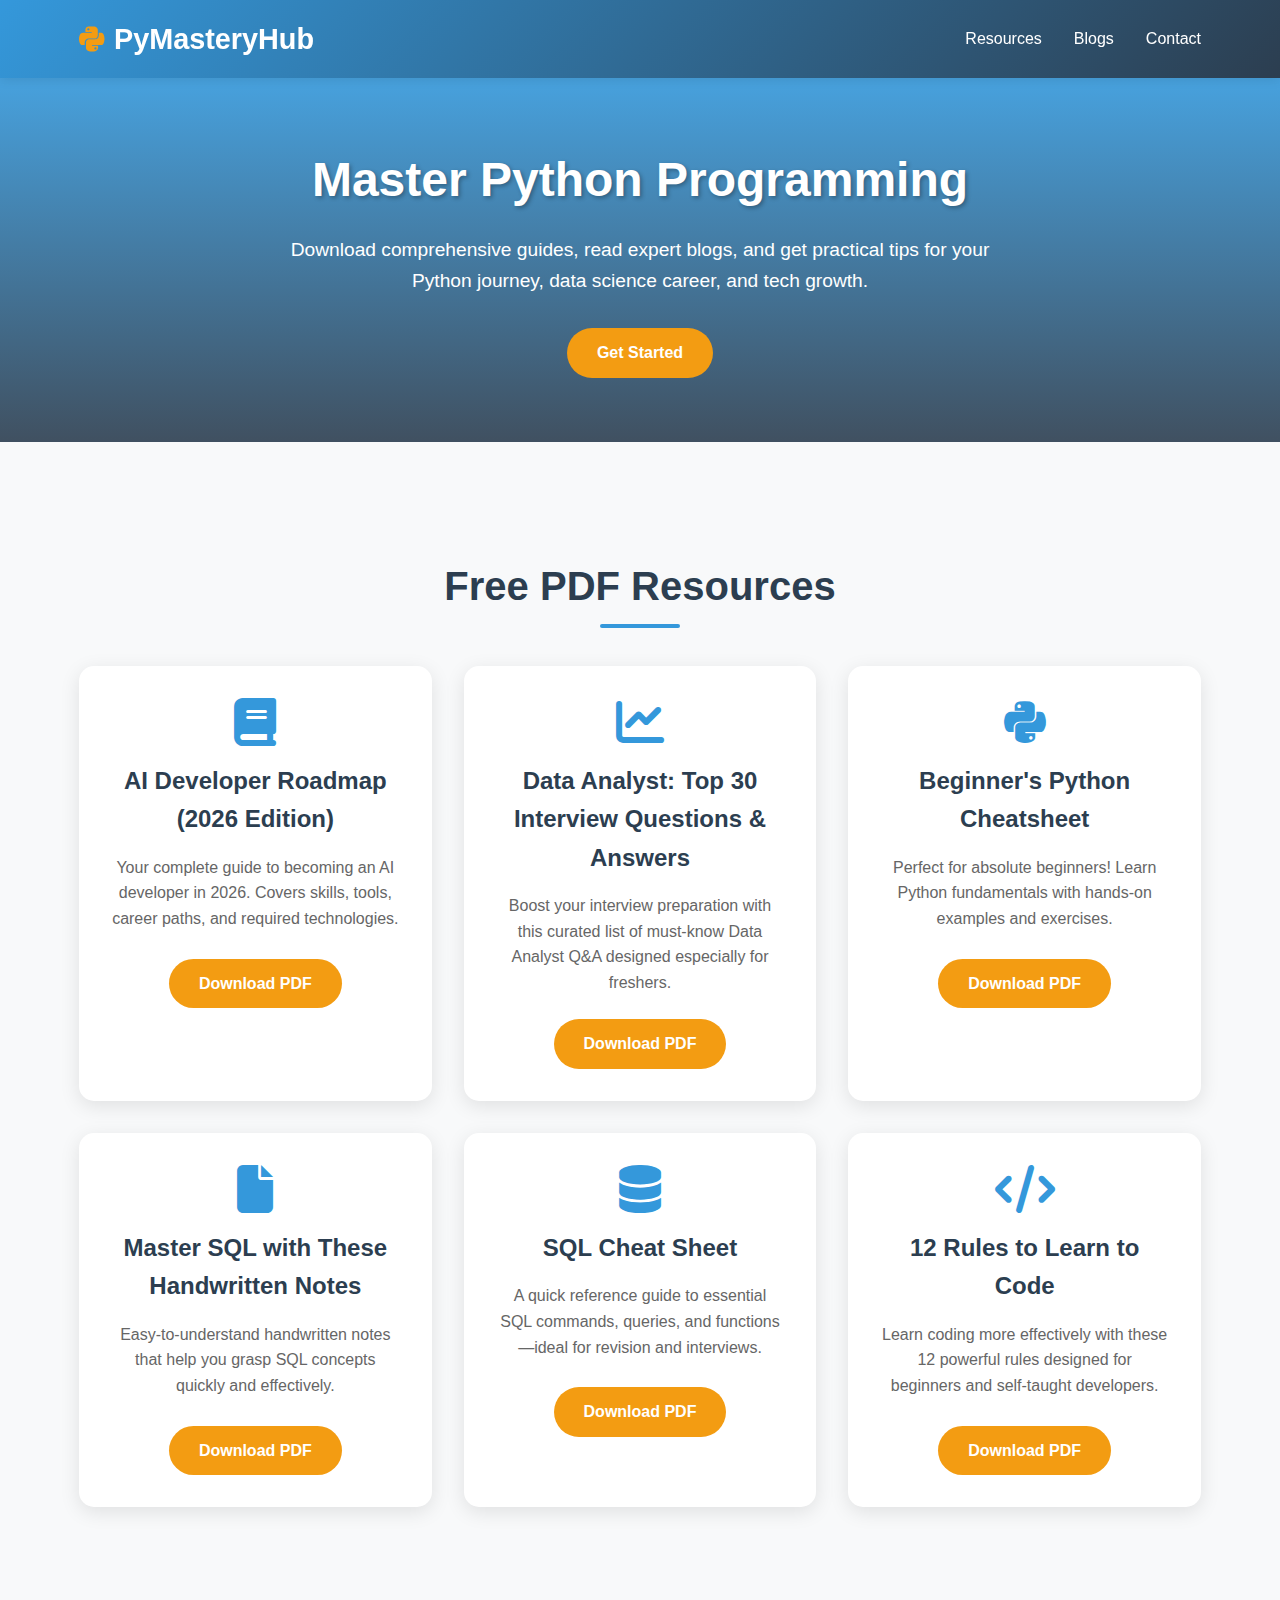
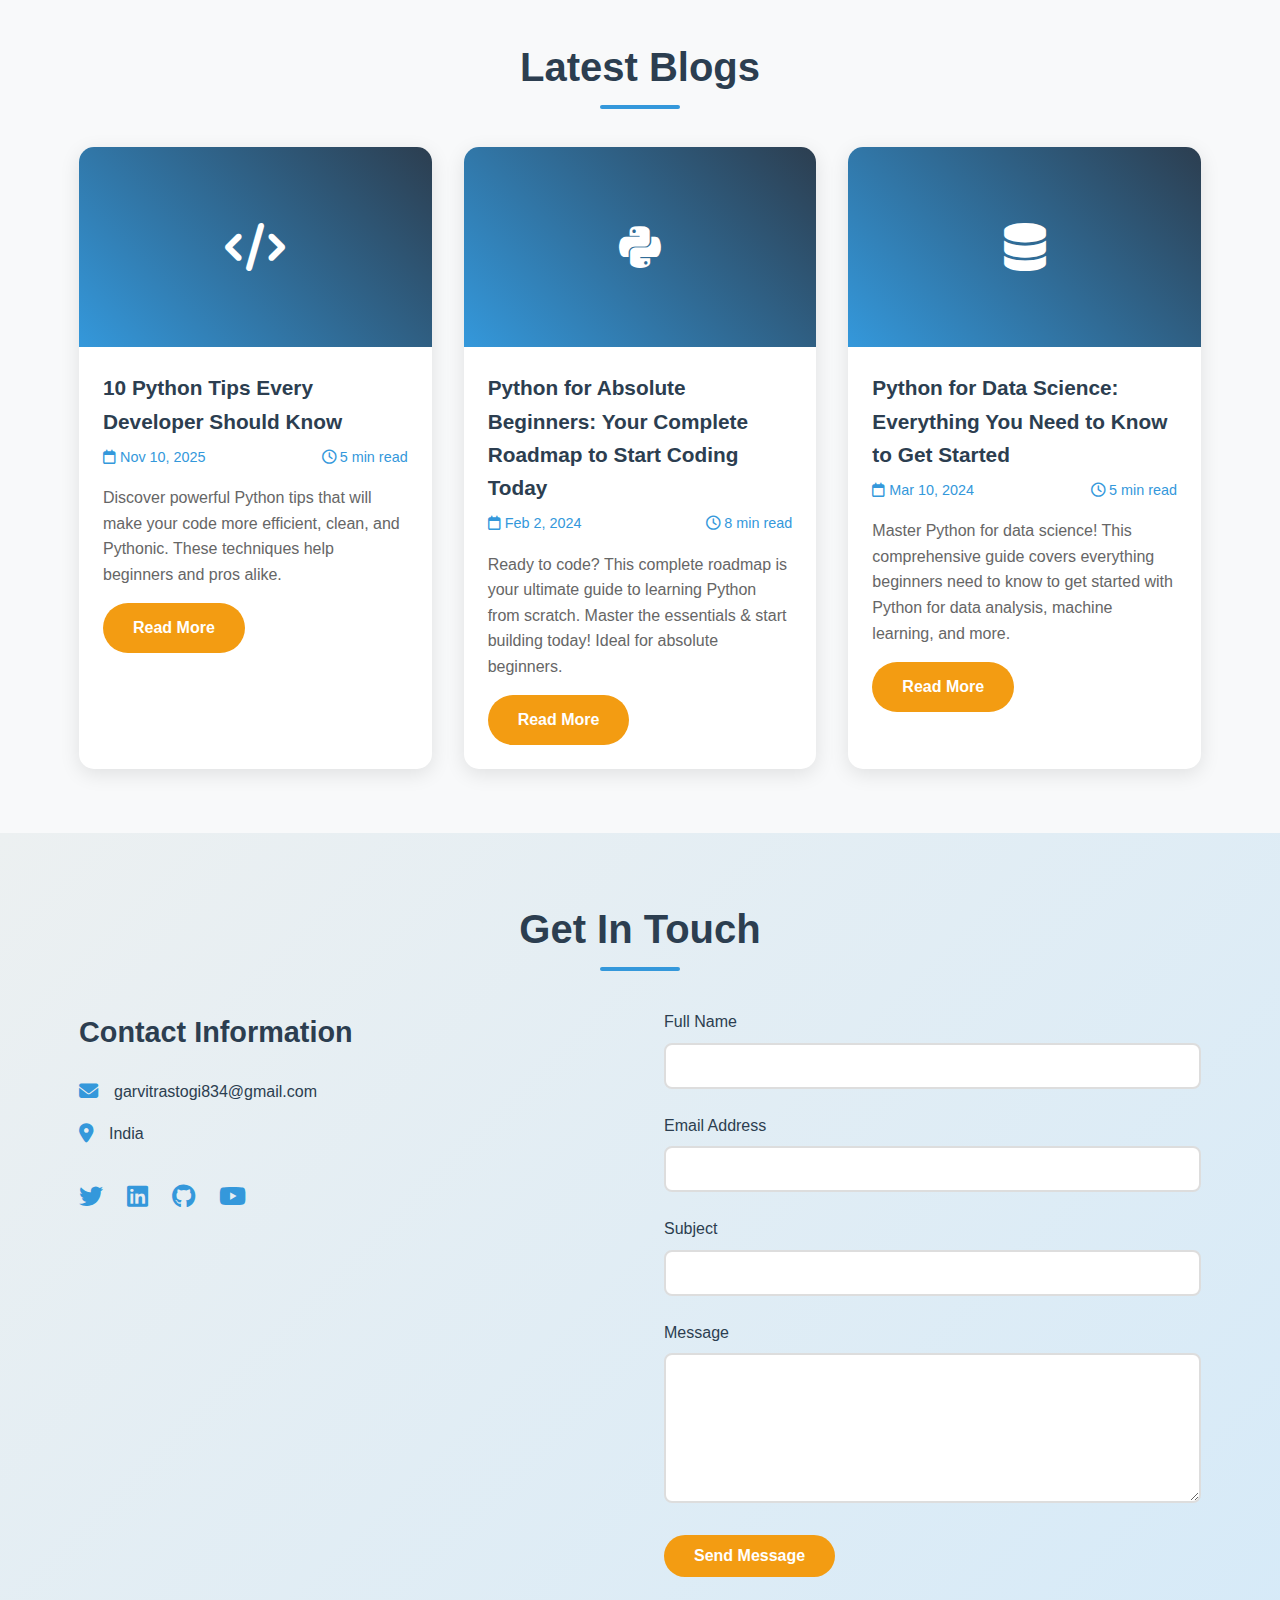
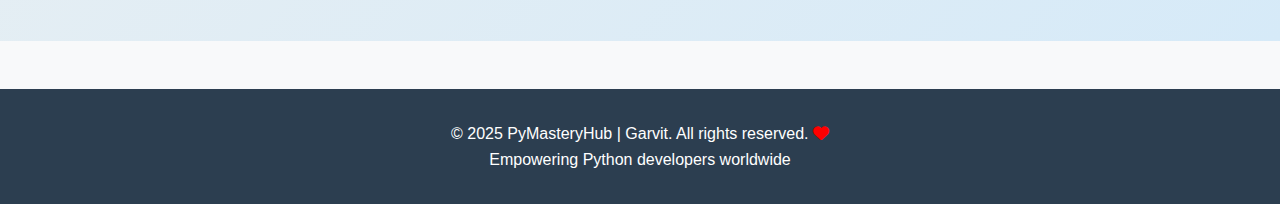
<file: index.html>
<!DOCTYPE html>
<html lang="en">
<head>
    <meta charset="UTF-8">
    <meta name="viewport" content="width=device-width, initial-scale=1.0">
    <title>Python Quiz Hub | Learn, Download & Grow - Garvit</title>
    <link rel="stylesheet" href="https://cdnjs.cloudflare.com/ajax/libs/font-awesome/6.4.0/css/all.min.css">
    <link rel="stylesheet" href="styles.css">
</head>
<body>
    <!-- Header -->
    <header>
        <div class="container">
            <nav>
                <div class="logo">
                    <i class="fab fa-python"></i>
                    <span>PyMasteryHub</span>
                </div>
                <ul class="nav-links">
                    <li><a href="#resources">Resources</a></li>
                    <li><a href="#blogs">Blogs</a></li>
                    <li><a href="#contact">Contact</a></li>
                </ul>
            </nav>
        </div>
    </header>

    <!-- Hero Section -->
    <section class="hero">
        <div class="container">
            <h1>Master Python Programming</h1>
            <p>Download comprehensive guides, read expert blogs, and get practical tips for your Python journey, data science career, and tech growth.</p>
            <a href="#resources" class="btn">Get Started</a>
        </div>
    </section>

    <!-- Resources Section -->
    <section id="resources" class="section">
        <div class="container">
            <h2 class="section-title">Free PDF Resources</h2>
            <div class="resources-grid">
                <div class="resource-card">
                    <i class="fas fa-book"></i>
                    <h3>AI Developer Roadmap (2026 Edition)</h3>
                    <p>Your complete guide to becoming an AI developer in 2026. Covers skills, tools, career paths, and required technologies.</p>
                    <a href="#" class="btn download-btn" data-file="AI-Developer-Roadmap-(2026 Edition).pdf">Download PDF</a>

                </div>
                <div class="resource-card">
                    <i class="fas fa-chart-line"></i>
                    <h3>Data Analyst: Top 30 Interview Questions & Answers</h3>
                    <p>Boost your interview preparation with this curated list of must-know Data Analyst Q&A designed especially for freshers.</p>
                    <a href="#" class="btn download-btn" data-file="Data-Analyst-Top-30-Interview-Questions.pdf">Download PDF</a>

                </div>
                <div class="resource-card">
                    <i class="fa-brands fa-python"></i>
                    <h3>Beginner's Python Cheatsheet</h3>
                    <p>Perfect for absolute beginners! Learn Python fundamentals with hands-on examples and exercises.</p>
                    <a href="#" class="btn download-btn" data-file="Beginner's-Python-Cheatsheet.pdf">Download PDF</a>

                </div>
                <div class="resource-card">
                    <i class="fa-solid fa-file"></i>
                    <h3>Master SQL with These Handwritten Notes</h3>
                    <p>Easy-to-understand handwritten notes that help you grasp SQL concepts quickly and effectively.</p>
                    <a href="#" class="btn download-btn" data-file="Master-SQL-with-These-Handwritten-Notes.pdf">Download PDF</a>

                </div>
                <div class="resource-card">
                    <i class="fa-solid fa-database"></i>
                    <h3>SQL Cheat Sheet</h3>
                    <p>A quick reference guide to essential SQL commands, queries, and functions—ideal for revision and interviews.</p>
                    <a href="#" class="btn download-btn" data-file="SQL-Cheat-Sheet.pdf">Download PDF</a>

                </div>
                <div class="resource-card">
                    <i class="fa-solid fa-code"></i>
                    <h3>12 Rules to Learn to Code</h3>
                    <p>Learn coding more effectively with these 12 powerful rules designed for beginners and self-taught developers.</p>
                    <a href="#" class="btn download-btn" data-file="12-Rules-to-Learn-to-Code.pdf">Download PDF</a>

                </div>
            </div>
        </div>
    </section>

    <!-- Blogs Section -->
    <section id="blogs" class="section">
        <div class="container">
            <h2 class="section-title">Latest Blogs</h2>
            <div class="blogs-grid">
                <!-- Blog Card 1 -->
                <div class="blog-card">
        <div class="blog-img">
          <i class="fas fa-code"></i>
        </div>
        <div class="blog-content">
          <h3>10 Python Tips Every Developer Should Know</h3>

          <div class="meta">
            <span><i class="far fa-calendar"></i> Nov 10, 2025</span>
            <span><i class="far fa-clock"></i> 5 min read</span>
          </div>

          <p>
            Discover powerful Python tips that will make your code more efficient,
            clean, and Pythonic. These techniques help beginners and pros alike.
          </p>

          <a href="blogs/python-tips.html" class="btn">Read More</a>
        </div>
      </div>
      <!-- End Blog Card 1 -->


      <!-- Blog Card 2 -->
      <div class="blog-card">
        <div class="blog-img">
          <i class="fa-brands fa-python"></i>
        </div>
        <div class="blog-content">
          <h3>Python for Absolute Beginners: Your Complete Roadmap to Start Coding Today</h3>

          <div class="meta">
            <span><i class="far fa-calendar"></i> Feb 2, 2024</span>
            <span><i class="far fa-clock"></i> 8 min read</span>
          </div>

          <p>
            Ready to code? This complete roadmap is your ultimate guide to learning Python from scratch. 
            Master the essentials & start building today! Ideal for absolute beginners. 
          </p>

          <a href="blogs/python-roadmap.html" class="btn">Read More</a>
        </div>
      </div>
      <!-- End Blog Card 2 -->


      <!-- Blog Card 3 -->
      <div class="blog-card">
        <div class="blog-img">
          <i class="fa-solid fa-database"></i>
        </div>
        <div class="blog-content">
          <h3>Python for Data Science: Everything You Need to Know to Get Started</h3>

          <div class="meta">
            <span><i class="far fa-calendar"></i> Mar 10, 2024</span>
            <span><i class="far fa-clock"></i> 5 min read</span>
          </div>

          <p>
            Master Python for data science! 
            This comprehensive guide covers everything beginners need to know to get started with Python for data analysis, machine learning, and more.
          </p>

          <a href="blogs/python-data-science.html" class="btn">Read More</a>
        </div>
      </div>
      <!-- End Blog Card 3 -->
            </div>
        </div>
    </section>

    <!-- Contact Section -->
    <section id="contact" class="section contact-section">
        <div class="container">
            <h2 class="section-title">Get In Touch</h2>
            <div class="contact-container">
                <div class="contact-info">
                    <h3>Contact Information</h3>
                    <div class="contact-details">
                        <div class="contact-item">
                            <i class="fas fa-envelope"></i>
                            <span>garvitrastogi834@gmail.com</span>
                        </div>
                        <div class="contact-item">
                            <i class="fas fa-map-marker-alt"></i>
                            <span>India</span>
                        </div>
                        <!-- <div class="contact-item">
                            <i class="fas fa-phone"></i>
                            <span>+1 (555) 123-4567</span>
                        </div> -->
                    </div>
                    <div class="social-links">
                        <a href="#"><i class="fab fa-twitter"></i></a>
                        <a href="#"><i class="fab fa-linkedin"></i></a>
                        <a href="#"><i class="fab fa-github"></i></a>
                        <a href="#"><i class="fab fa-youtube"></i></a>
                    </div>
                </div>
                <div class="contact-form">
                    <form id="contactForm">
                        <div class="form-group">
                            <label for="name">Full Name</label>
                            <input type="text" id="name" name="name" required>
                        </div>
                        <div class="form-group">
                            <label for="email">Email Address</label>
                            <input type="email" id="email" name="email" required>
                        </div>
                        <div class="form-group">
                            <label for="subject">Subject</label>
                            <input type="text" id="subject" name="subject" required>
                        </div>
                        <div class="form-group">
                            <label for="message">Message</label>
                            <textarea id="message" name="message" required></textarea>
                        </div>
                        <button type="submit" class="btn">Send Message</button>
                        <div class="success-message" id="successMessage">
                            Thank you! Your message has been sent successfully.
                        </div>
                        <div class="error-message" id="errorMessage">
                            Oops! Something went wrong. Please try again.
                        </div>
                    </form>
                </div>
            </div>
        </div>
    </section>

    <!-- Footer -->
    <footer>
        <div class="container">
            <p>&copy; 2025 PyMasteryHub | Garvit. All rights reserved. <i class="fa-solid fa-heart"></i></p>
            <p>Empowering Python developers worldwide</p>
        </div>
    </footer>
    <script src="script.js"></script>
</body>
</html>
</file>
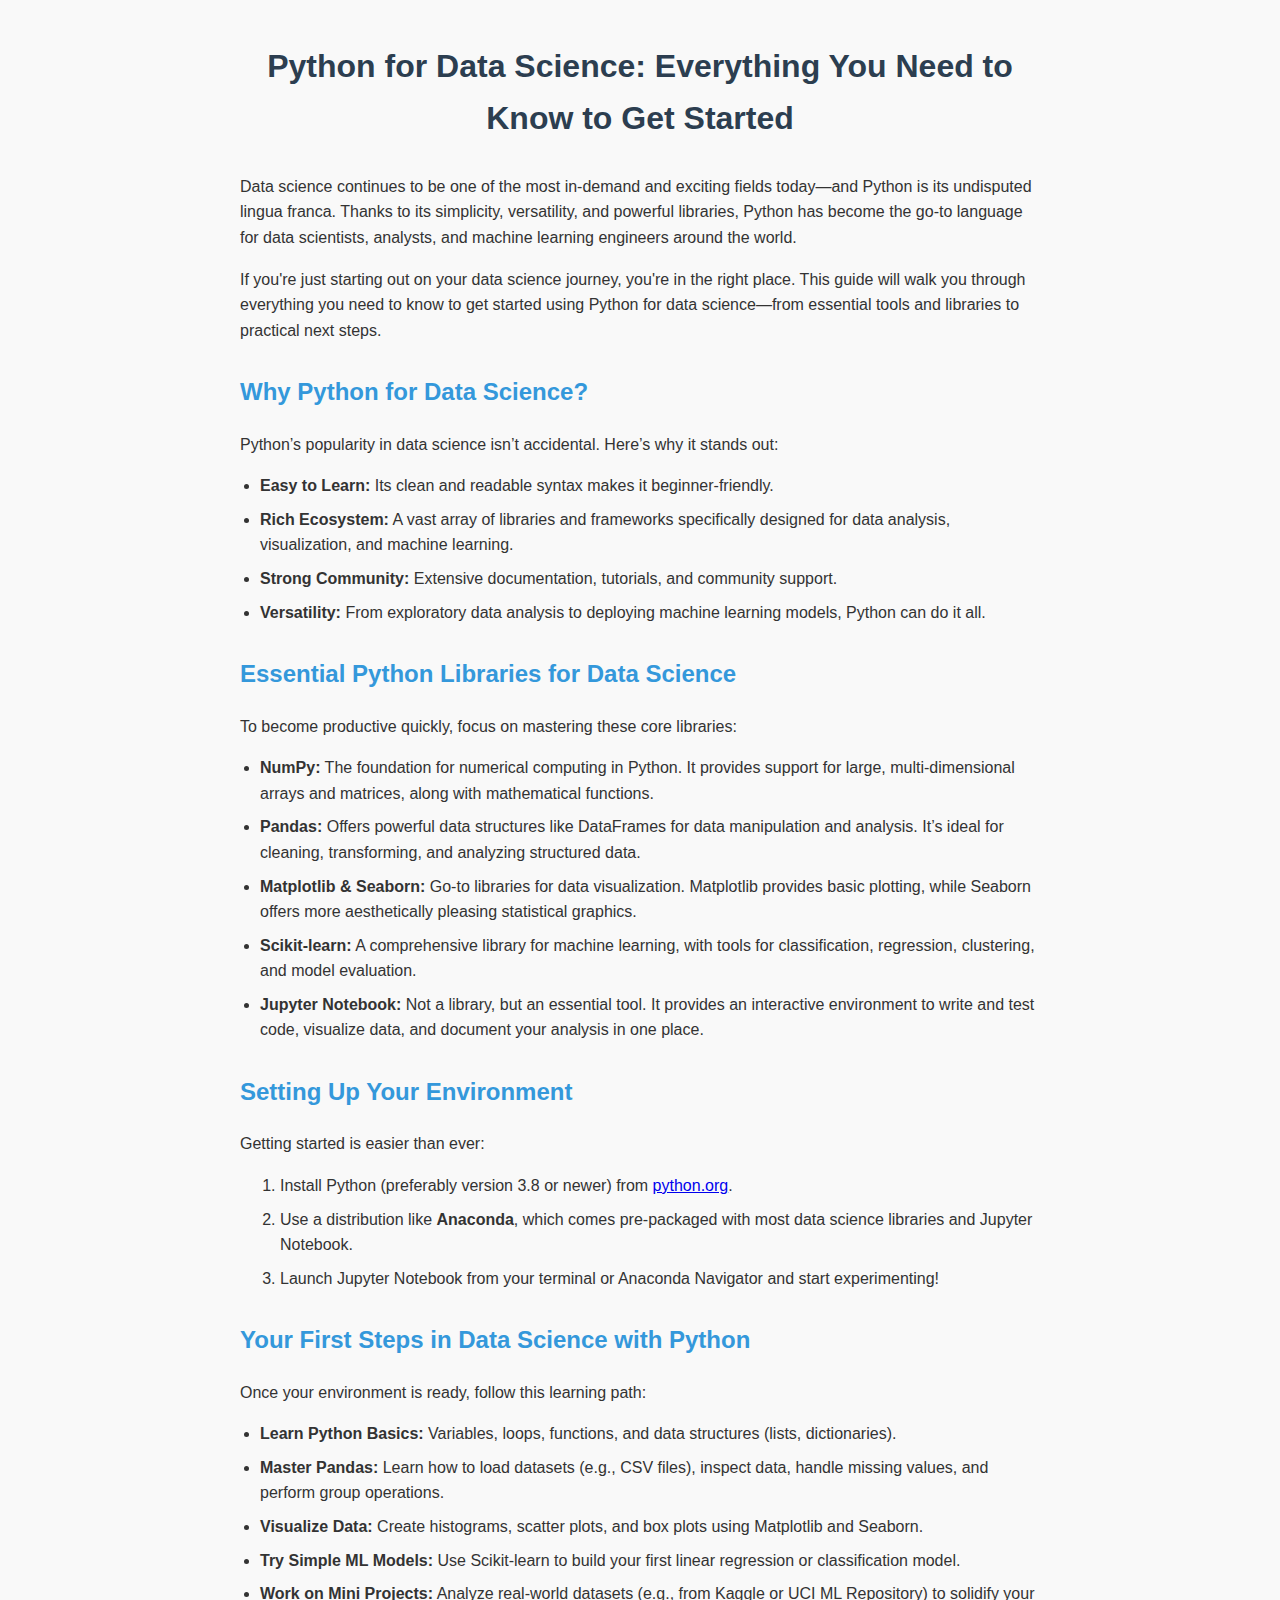
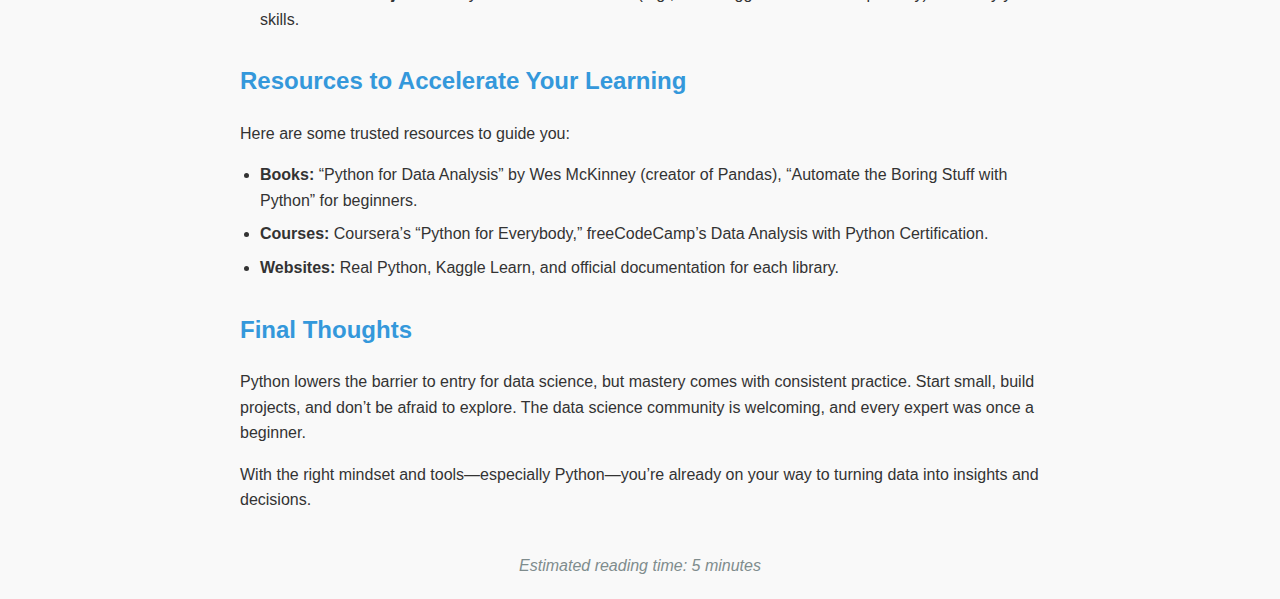
<file: blogs/python-data-science.html>
<!DOCTYPE html>
<html lang="en">
<head>
    <meta charset="UTF-8">
    <meta name="viewport" content="width=device-width, initial-scale=1.0">
    <title>Python for Data Science: Everything You Need to Know to Get Started</title>
    <style>
        body {
            font-family: Arial, sans-serif;
            line-height: 1.6;
            max-width: 800px;
            margin: 0 auto;
            padding: 20px;
            color: #333;
            background-color: #f9f9f9;
        }
        h1 {
            color: #2c3e50;
            text-align: center;
            margin-bottom: 30px;
        }
        h2 {
            color: #3498db;
            margin-top: 30px;
        }
        p {
            margin-bottom: 15px;
        }
        ul {
            margin-bottom: 15px;
            padding-left: 20px;
        }
        li {
            margin-bottom: 8px;
        }
        code {
            background-color: #f1f1f1;
            padding: 2px 6px;
            border-radius: 4px;
            font-family: monospace;
        }
        .read-time {
            text-align: center;
            font-style: italic;
            margin-top: 40px;
            color: #7f8c8d;
        }
    </style>
</head>
<body>
    <h1>Python for Data Science: Everything You Need to Know to Get Started</h1>

    <p>Data science continues to be one of the most in-demand and exciting fields today—and Python is its undisputed lingua franca. Thanks to its simplicity, versatility, and powerful libraries, Python has become the go-to language for data scientists, analysts, and machine learning engineers around the world.</p>

    <p>If you're just starting out on your data science journey, you're in the right place. This guide will walk you through everything you need to know to get started using Python for data science—from essential tools and libraries to practical next steps.</p>

    <h2>Why Python for Data Science?</h2>

    <p>Python’s popularity in data science isn’t accidental. Here’s why it stands out:</p>
    <ul>
        <li><strong>Easy to Learn:</strong> Its clean and readable syntax makes it beginner-friendly.</li>
        <li><strong>Rich Ecosystem:</strong> A vast array of libraries and frameworks specifically designed for data analysis, visualization, and machine learning.</li>
        <li><strong>Strong Community:</strong> Extensive documentation, tutorials, and community support.</li>
        <li><strong>Versatility:</strong> From exploratory data analysis to deploying machine learning models, Python can do it all.</li>
    </ul>

    <h2>Essential Python Libraries for Data Science</h2>

    <p>To become productive quickly, focus on mastering these core libraries:</p>

    <ul>
        <li><strong>NumPy:</strong> The foundation for numerical computing in Python. It provides support for large, multi-dimensional arrays and matrices, along with mathematical functions.</li>
        <li><strong>Pandas:</strong> Offers powerful data structures like DataFrames for data manipulation and analysis. It’s ideal for cleaning, transforming, and analyzing structured data.</li>
        <li><strong>Matplotlib & Seaborn:</strong> Go-to libraries for data visualization. Matplotlib provides basic plotting, while Seaborn offers more aesthetically pleasing statistical graphics.</li>
        <li><strong>Scikit-learn:</strong> A comprehensive library for machine learning, with tools for classification, regression, clustering, and model evaluation.</li>
        <li><strong>Jupyter Notebook:</strong> Not a library, but an essential tool. It provides an interactive environment to write and test code, visualize data, and document your analysis in one place.</li>
    </ul>

    <h2>Setting Up Your Environment</h2>

    <p>Getting started is easier than ever:</p>
    <ol>
        <li>Install Python (preferably version 3.8 or newer) from <a href="https://www.python.org/downloads/" target="_blank" rel="noopener noreferrer">python.org</a>.</li>
        <li>Use a distribution like <strong>Anaconda</strong>, which comes pre-packaged with most data science libraries and Jupyter Notebook.</li>
        <li>Launch Jupyter Notebook from your terminal or Anaconda Navigator and start experimenting!</li>
    </ol>

    <h2>Your First Steps in Data Science with Python</h2>

    <p>Once your environment is ready, follow this learning path:</p>
    <ul>
        <li><strong>Learn Python Basics:</strong> Variables, loops, functions, and data structures (lists, dictionaries).</li>
        <li><strong>Master Pandas:</strong> Learn how to load datasets (e.g., CSV files), inspect data, handle missing values, and perform group operations.</li>
        <li><strong>Visualize Data:</strong> Create histograms, scatter plots, and box plots using Matplotlib and Seaborn.</li>
        <li><strong>Try Simple ML Models:</strong> Use Scikit-learn to build your first linear regression or classification model.</li>
        <li><strong>Work on Mini Projects:</strong> Analyze real-world datasets (e.g., from Kaggle or UCI ML Repository) to solidify your skills.</li>
    </ul>

    <h2>Resources to Accelerate Your Learning</h2>

    <p>Here are some trusted resources to guide you:</p>
    <ul>
        <li><strong>Books:</strong> “Python for Data Analysis” by Wes McKinney (creator of Pandas), “Automate the Boring Stuff with Python” for beginners.</li>
        <li><strong>Courses:</strong> Coursera’s “Python for Everybody,” freeCodeCamp’s Data Analysis with Python Certification.</li>
        <li><strong>Websites:</strong> Real Python, Kaggle Learn, and official documentation for each library.</li>
    </ul>

    <h2>Final Thoughts</h2>

    <p>Python lowers the barrier to entry for data science, but mastery comes with consistent practice. Start small, build projects, and don’t be afraid to explore. The data science community is welcoming, and every expert was once a beginner.</p>

    <p>With the right mindset and tools—especially Python—you’re already on your way to turning data into insights and decisions.</p>

    <div class="read-time">Estimated reading time: 5 minutes</div>
</body>
</html>
</file>
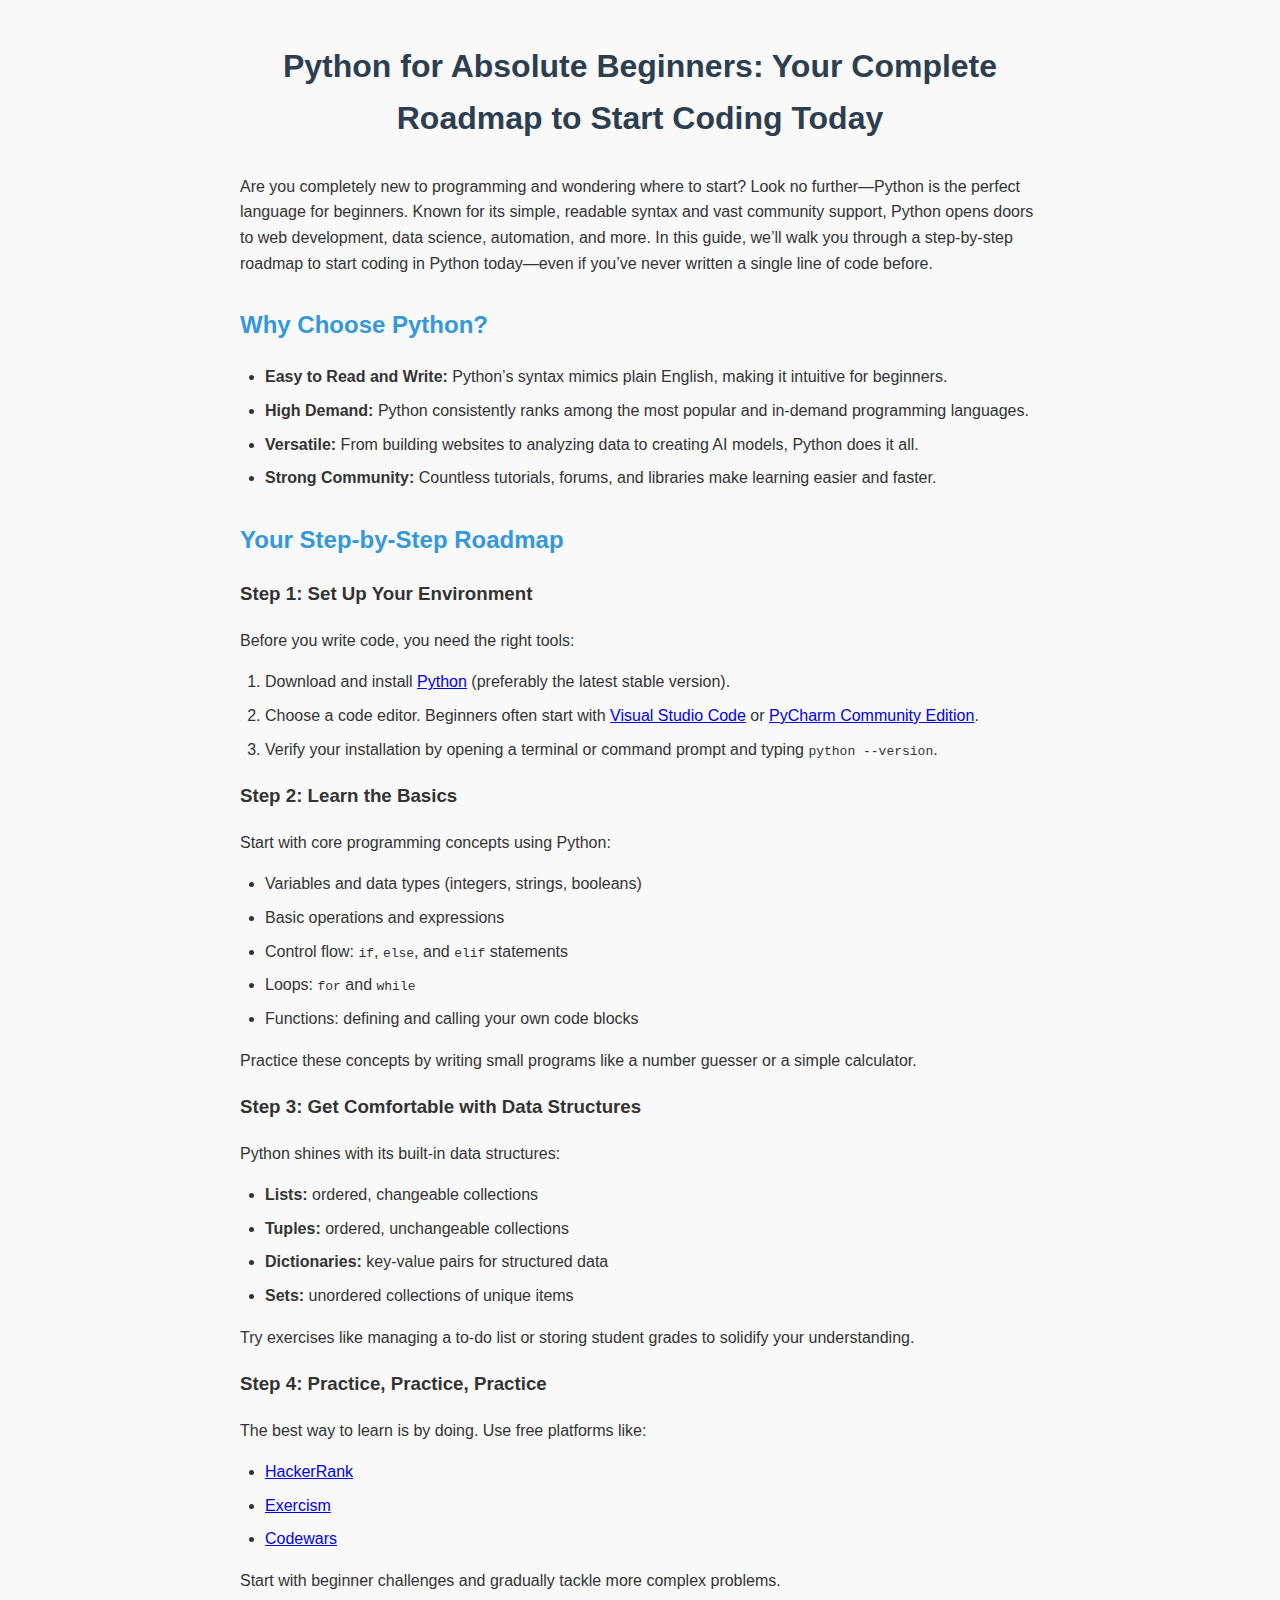
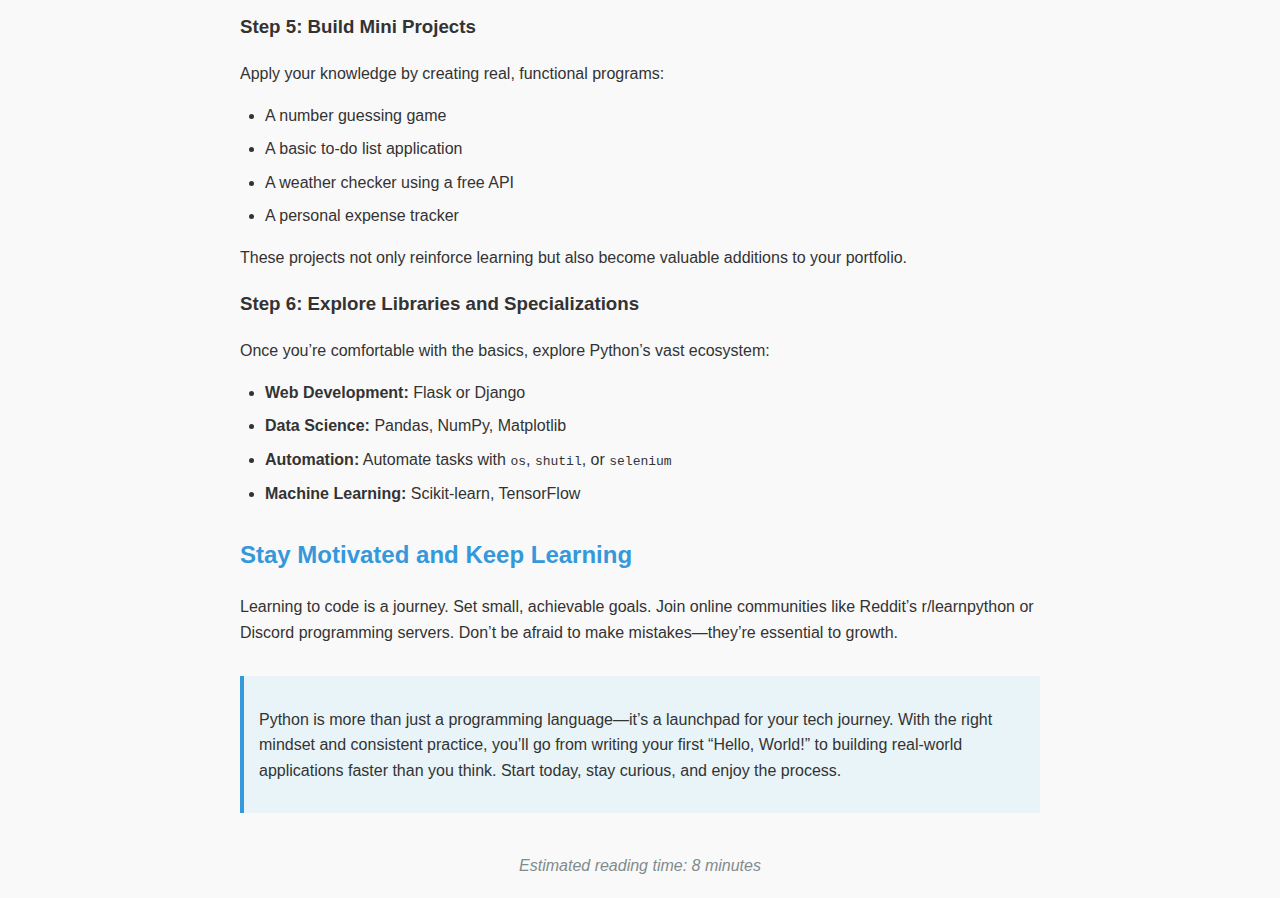
<file: blogs/python-roadmap.html>
<!DOCTYPE html>
<html lang="en">
<head>
    <meta charset="UTF-8">
    <meta name="viewport" content="width=device-width, initial-scale=1.0">
    <title>Python for Absolute Beginners: Your Complete Roadmap to Start Coding Today</title>
    <style>
        body {
            font-family: Arial, sans-serif;
            line-height: 1.6;
            color: #333;
            max-width: 800px;
            margin: 0 auto;
            padding: 20px;
            background-color: #f9f9f9;
        }
        h1 {
            color: #2c3e50;
            text-align: center;
            margin-bottom: 30px;
        }
        h2 {
            color: #3498db;
            margin-top: 30px;
        }
        p, ul, ol {
            margin-bottom: 15px;
        }
        ul, ol {
            padding-left: 25px;
        }
        li {
            margin-bottom: 8px;
        }
        .conclusion {
            background-color: #e8f4f8;
            padding: 15px;
            border-left: 4px solid #3498db;
            margin-top: 30px;
        }
        .read-time {
            text-align: center;
            font-style: italic;
            margin-top: 40px;
            color: #7f8c8d;
        }
    </style>
</head>
<body>
    <h1>Python for Absolute Beginners: Your Complete Roadmap to Start Coding Today</h1>

    <p>Are you completely new to programming and wondering where to start? Look no further—Python is the perfect language for beginners. Known for its simple, readable syntax and vast community support, Python opens doors to web development, data science, automation, and more. In this guide, we’ll walk you through a step-by-step roadmap to start coding in Python today—even if you’ve never written a single line of code before.</p>

    <h2>Why Choose Python?</h2>
    <ul>
        <li><strong>Easy to Read and Write:</strong> Python’s syntax mimics plain English, making it intuitive for beginners.</li>
        <li><strong>High Demand:</strong> Python consistently ranks among the most popular and in-demand programming languages.</li>
        <li><strong>Versatile:</strong> From building websites to analyzing data to creating AI models, Python does it all.</li>
        <li><strong>Strong Community:</strong> Countless tutorials, forums, and libraries make learning easier and faster.</li>
    </ul>

    <h2>Your Step-by-Step Roadmap</h2>

    <h3>Step 1: Set Up Your Environment</h3>
    <p>Before you write code, you need the right tools:</p>
    <ol>
        <li>Download and install <a href="https://www.python.org/downloads/" target="_blank" rel="noopener noreferrer">Python</a> (preferably the latest stable version).</li>
        <li>Choose a code editor. Beginners often start with <a href="https://code.visualstudio.com/" target="_blank" rel="noopener noreferrer">Visual Studio Code</a> or <a href="https://www.jetbrains.com/pycharm/" target="_blank" rel="noopener noreferrer">PyCharm Community Edition</a>.</li>
        <li>Verify your installation by opening a terminal or command prompt and typing <code>python --version</code>.</li>
    </ol>

    <h3>Step 2: Learn the Basics</h3>
    <p>Start with core programming concepts using Python:</p>
    <ul>
        <li>Variables and data types (integers, strings, booleans)</li>
        <li>Basic operations and expressions</li>
        <li>Control flow: <code>if</code>, <code>else</code>, and <code>elif</code> statements</li>
        <li>Loops: <code>for</code> and <code>while</code></li>
        <li>Functions: defining and calling your own code blocks</li>
    </ul>
    <p>Practice these concepts by writing small programs like a number guesser or a simple calculator.</p>

    <h3>Step 3: Get Comfortable with Data Structures</h3>
    <p>Python shines with its built-in data structures:</p>
    <ul>
        <li><strong>Lists:</strong> ordered, changeable collections</li>
        <li><strong>Tuples:</strong> ordered, unchangeable collections</li>
        <li><strong>Dictionaries:</strong> key-value pairs for structured data</li>
        <li><strong>Sets:</strong> unordered collections of unique items</li>
    </ul>
    <p>Try exercises like managing a to-do list or storing student grades to solidify your understanding.</p>

    <h3>Step 4: Practice, Practice, Practice</h3>
    <p>The best way to learn is by doing. Use free platforms like:</p>
    <ul>
        <li><a href="https://www.hackerrank.com/domains/tutorials/10-days-of-python" 
                target="_blank" rel="noopener noreferrer">HackerRank</a></li>

        <li><a href="https://exercism.org/tracks/python" 
                target="_blank" rel="noopener noreferrer">Exercism</a></li>

        <li><a href="https://www.codewars.com/" 
                target="_blank" rel="noopener noreferrer">Codewars</a></li>

    </ul>
    <p>Start with beginner challenges and gradually tackle more complex problems.</p>

    <h3>Step 5: Build Mini Projects</h3>
    <p>Apply your knowledge by creating real, functional programs:</p>
    <ul>
        <li>A number guessing game</li>
        <li>A basic to-do list application</li>
        <li>A weather checker using a free API</li>
        <li>A personal expense tracker</li>
    </ul>
    <p>These projects not only reinforce learning but also become valuable additions to your portfolio.</p>

    <h3>Step 6: Explore Libraries and Specializations</h3>
    <p>Once you’re comfortable with the basics, explore Python’s vast ecosystem:</p>
    <ul>
        <li><strong>Web Development:</strong> Flask or Django</li>
        <li><strong>Data Science:</strong> Pandas, NumPy, Matplotlib</li>
        <li><strong>Automation:</strong> Automate tasks with <code>os</code>, <code>shutil</code>, or <code>selenium</code></li>
        <li><strong>Machine Learning:</strong> Scikit-learn, TensorFlow</li>
    </ul>

    <h2>Stay Motivated and Keep Learning</h2>
    <p>Learning to code is a journey. Set small, achievable goals. Join online communities like Reddit’s r/learnpython or Discord programming servers. Don’t be afraid to make mistakes—they’re essential to growth.</p>

    <div class="conclusion">
        <p>Python is more than just a programming language—it’s a launchpad for your tech journey. With the right mindset and consistent practice, you’ll go from writing your first “Hello, World!” to building real-world applications faster than you think. Start today, stay curious, and enjoy the process.</p>
    </div>

    <div class="read-time">Estimated reading time: 8 minutes</div>
</body>
</html>
</file>
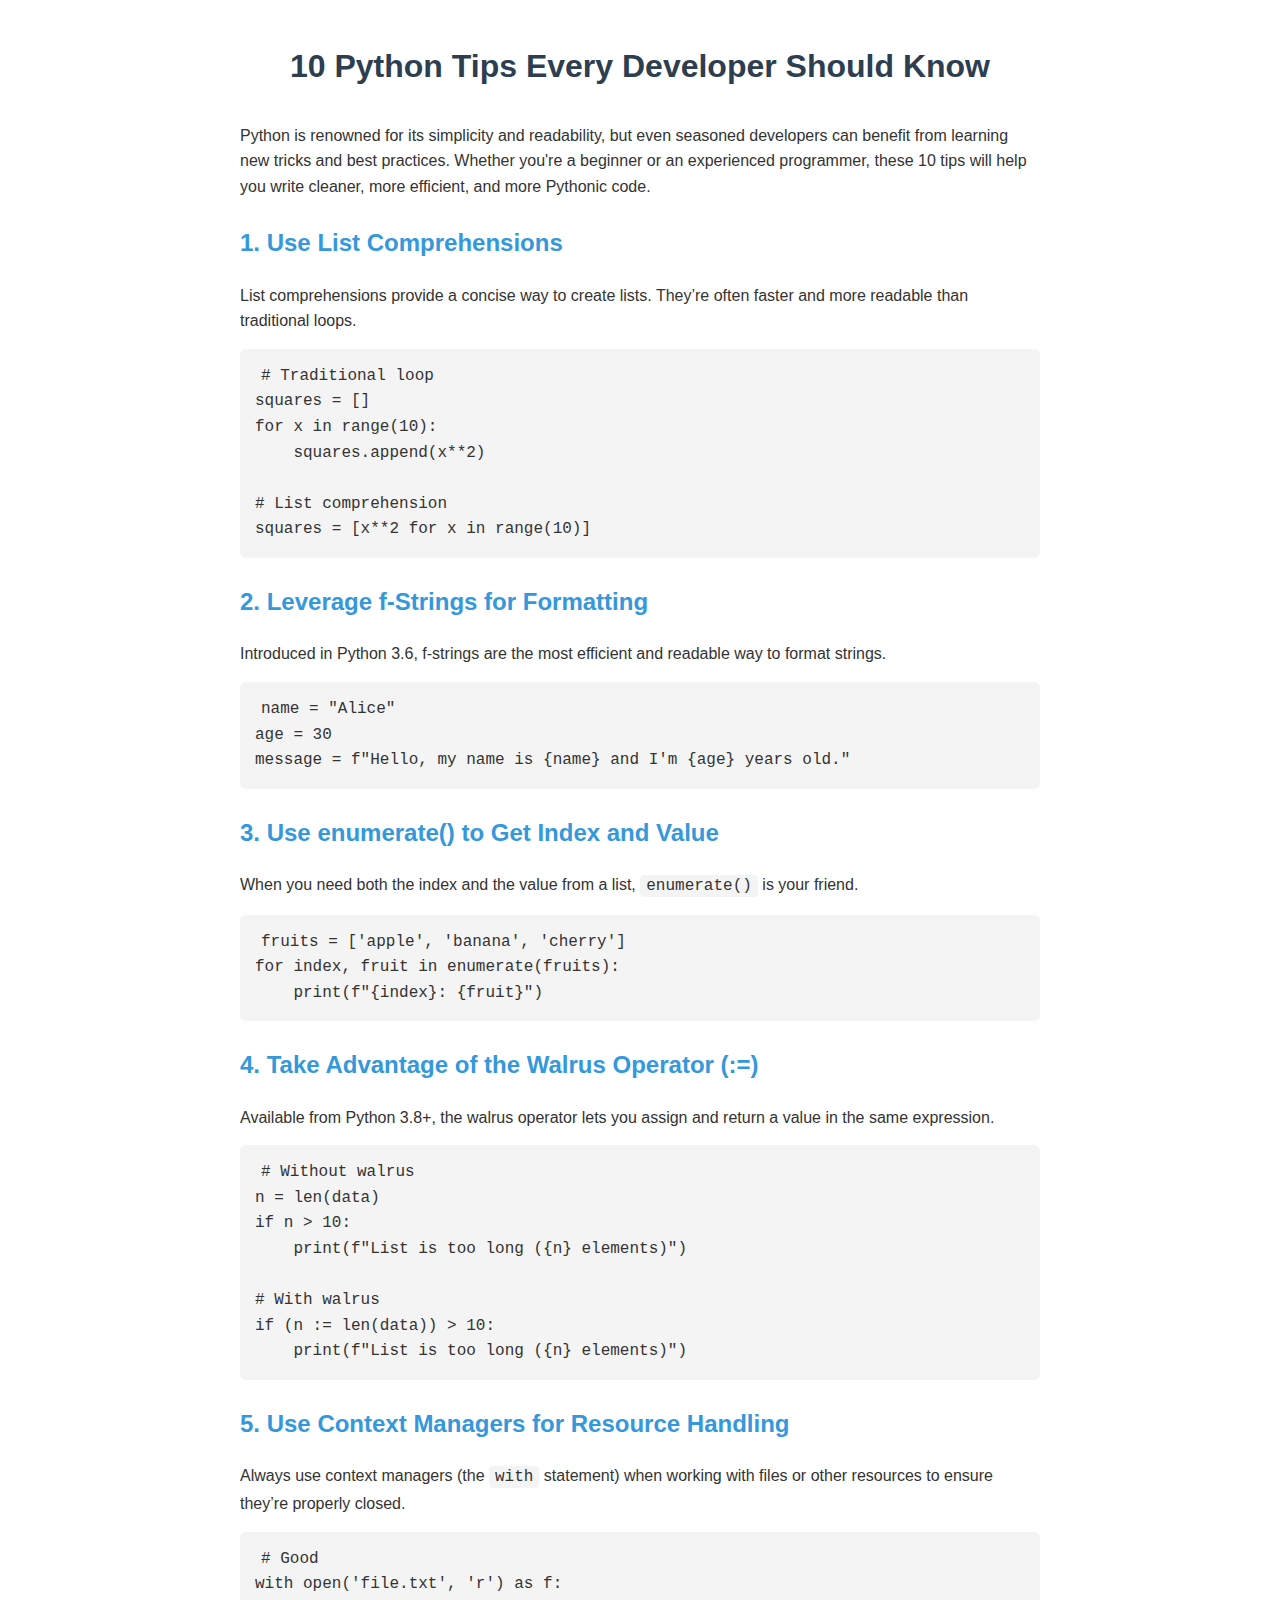
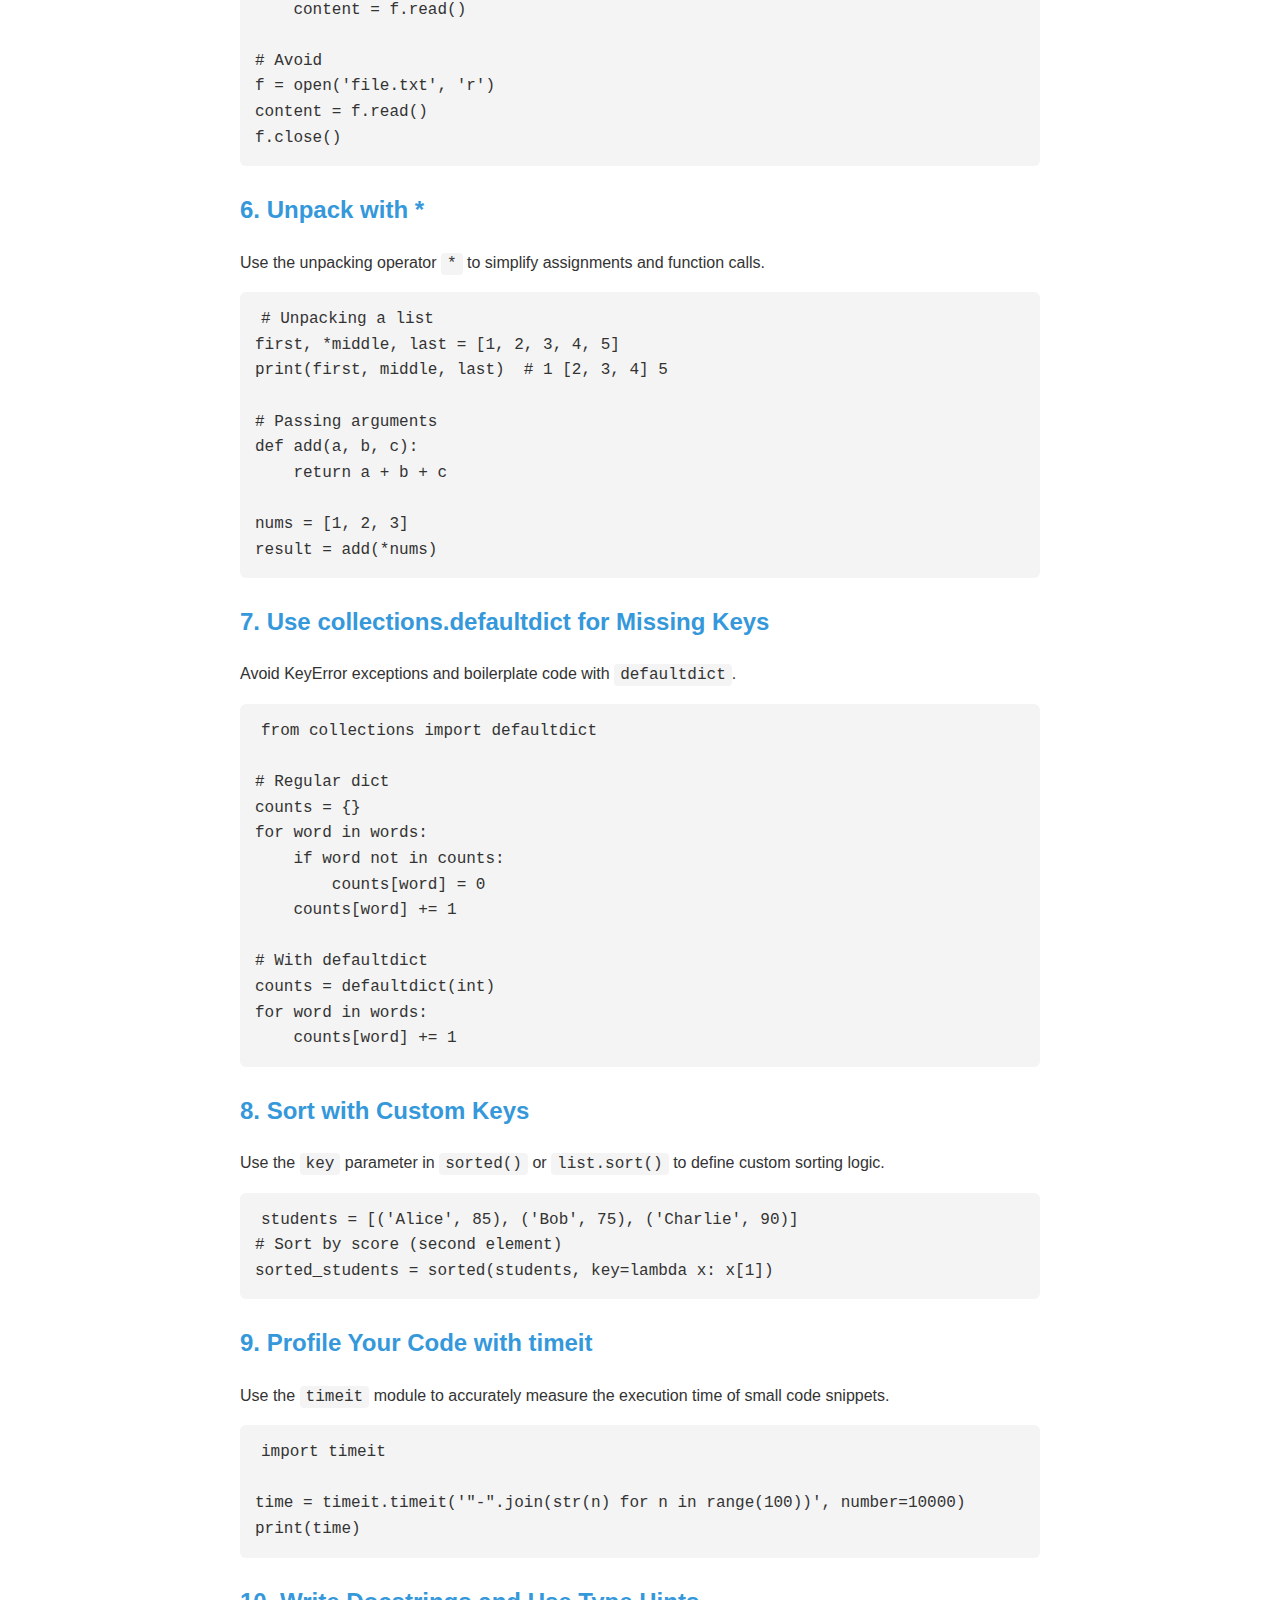
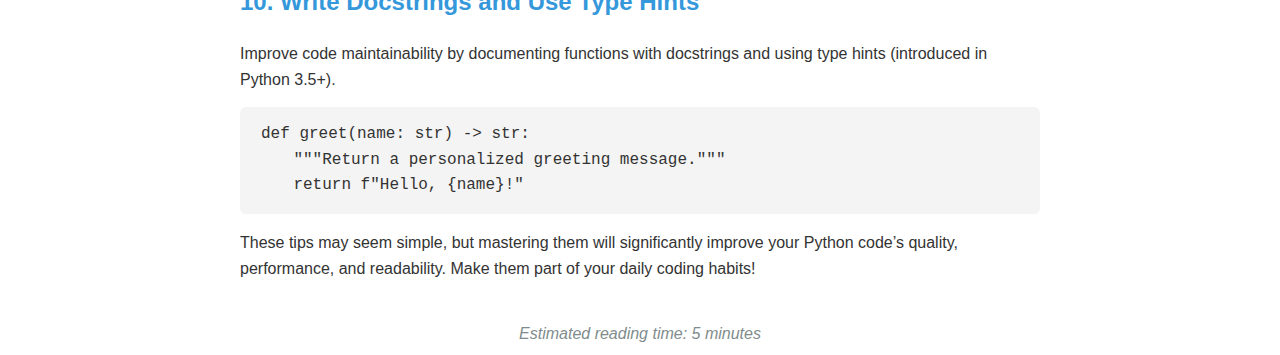
<file: blogs/python-tips.html>
<!DOCTYPE html>
<html lang="en">
<head>
    <meta charset="UTF-8">
    <meta name="viewport" content="width=device-width, initial-scale=1.0">
    <title>10 Python Tips Every Developer Should Know</title>
    <style>
        body {
            font-family: Arial, sans-serif;
            line-height: 1.6;
            max-width: 800px;
            margin: 0 auto;
            padding: 20px;
            color: #333;
        }
        h1 {
            text-align: center;
            margin-bottom: 30px;
            color: #2c3e50;
        }
        h2 {
            color: #3498db;
            margin-top: 25px;
        }
        p {
            margin-bottom: 15px;
        }
        code {
            background-color: #f4f4f4;
            padding: 2px 6px;
            border-radius: 4px;
            font-family: Consolas, monospace;
        }
        pre {
            background-color: #f4f4f4;
            padding: 15px;
            border-radius: 6px;
            overflow-x: auto;
            margin: 15px 0;
        }
        .read-time {
            text-align: center;
            margin-top: 40px;
            font-style: italic;
            color: #7f8c8d;
        }
    </style>
</head>
<body>
    <h1>10 Python Tips Every Developer Should Know</h1>

    <p>Python is renowned for its simplicity and readability, but even seasoned developers can benefit from learning new tricks and best practices. Whether you're a beginner or an experienced programmer, these 10 tips will help you write cleaner, more efficient, and more Pythonic code.</p>

    <h2>1. Use List Comprehensions</h2>
    <p>List comprehensions provide a concise way to create lists. They’re often faster and more readable than traditional loops.</p>
    <pre><code># Traditional loop
squares = []
for x in range(10):
    squares.append(x**2)

# List comprehension
squares = [x**2 for x in range(10)]</code></pre>

    <h2>2. Leverage f-Strings for Formatting</h2>
    <p>Introduced in Python 3.6, f-strings are the most efficient and readable way to format strings.</p>
    <pre><code>name = "Alice"
age = 30
message = f"Hello, my name is {name} and I'm {age} years old."</code></pre>

    <h2>3. Use enumerate() to Get Index and Value</h2>
    <p>When you need both the index and the value from a list, <code>enumerate()</code> is your friend.</p>
    <pre><code>fruits = ['apple', 'banana', 'cherry']
for index, fruit in enumerate(fruits):
    print(f"{index}: {fruit}")</code></pre>

    <h2>4. Take Advantage of the Walrus Operator (:=)</h2>
    <p>Available from Python 3.8+, the walrus operator lets you assign and return a value in the same expression.</p>
    <pre><code># Without walrus
n = len(data)
if n > 10:
    print(f"List is too long ({n} elements)")

# With walrus
if (n := len(data)) > 10:
    print(f"List is too long ({n} elements)")</code></pre>

    <h2>5. Use Context Managers for Resource Handling</h2>
    <p>Always use context managers (the <code>with</code> statement) when working with files or other resources to ensure they’re properly closed.</p>
    <pre><code># Good
with open('file.txt', 'r') as f:
    content = f.read()

# Avoid
f = open('file.txt', 'r')
content = f.read()
f.close()</code></pre>

    <h2>6. Unpack with *</h2>
    <p>Use the unpacking operator <code>*</code> to simplify assignments and function calls.</p>
    <pre><code># Unpacking a list
first, *middle, last = [1, 2, 3, 4, 5]
print(first, middle, last)  # 1 [2, 3, 4] 5

# Passing arguments
def add(a, b, c):
    return a + b + c

nums = [1, 2, 3]
result = add(*nums)</code></pre>

    <h2>7. Use collections.defaultdict for Missing Keys</h2>
    <p>Avoid KeyError exceptions and boilerplate code with <code>defaultdict</code>.</p>
    <pre><code>from collections import defaultdict

# Regular dict
counts = {}
for word in words:
    if word not in counts:
        counts[word] = 0
    counts[word] += 1

# With defaultdict
counts = defaultdict(int)
for word in words:
    counts[word] += 1</code></pre>

    <h2>8. Sort with Custom Keys</h2>
    <p>Use the <code>key</code> parameter in <code>sorted()</code> or <code>list.sort()</code> to define custom sorting logic.</p>
    <pre><code>students = [('Alice', 85), ('Bob', 75), ('Charlie', 90)]
# Sort by score (second element)
sorted_students = sorted(students, key=lambda x: x[1])</code></pre>

    <h2>9. Profile Your Code with timeit</h2>
    <p>Use the <code>timeit</code> module to accurately measure the execution time of small code snippets.</p>
    <pre><code>import timeit

time = timeit.timeit('"-".join(str(n) for n in range(100))', number=10000)
print(time)</code></pre>

    <h2>10. Write Docstrings and Use Type Hints</h2>
    <p>Improve code maintainability by documenting functions with docstrings and using type hints (introduced in Python 3.5+).</p>
    <pre><code>def greet(name: str) -> str:
    """Return a personalized greeting message."""
    return f"Hello, {name}!"</code></pre>

    <p>These tips may seem simple, but mastering them will significantly improve your Python code’s quality, performance, and readability. Make them part of your daily coding habits!</p>

    <div class="read-time">Estimated reading time: 5 minutes</div>
</body>
</html>
</file>
<file: styles.css>
* {
            margin: 0;
            padding: 0;
            box-sizing: border-box;
        }

        :root {
            --primary: #3498db;
            --secondary: #2c3e50;
            --accent: #e74c3c;
            --light: #ecf0f1;
            --dark: #2c3e50;
            --success: #27ae60;
            --warning: #f39c12;
        }

        body {
            font-family: 'Segoe UI', Tahoma, Geneva, Verdana, sans-serif;
            line-height: 1.6;
            color: #333;
            background-color: #f8f9fa;
        }

        header {
            background: linear-gradient(135deg, var(--primary), var(--secondary));
            color: white;
            padding: 1rem 0;
            position: sticky;
            top: 0;
            z-index: 1000;
            box-shadow: 0 2px 10px rgba(0,0,0,0.1);
        }

        .container {
            width: 90%;
            max-width: 1200px;
            margin: 0 auto;
            padding: 0 15px;
        }

        nav {
            display: flex;
            justify-content: space-between;
            align-items: center;
        }

        .logo {
            font-size: 1.8rem;
            font-weight: bold;
            display: flex;
            align-items: center;
            gap: 10px;
        }

        .logo i {
            color: var(--warning);
        }

        .nav-links {
            display: flex;
            gap: 2rem;
            list-style: none;
        }

        .nav-links a {
            color: white;
            text-decoration: none;
            font-weight: 500;
            transition: color 0.3s ease;
        }

        .nav-links a:hover {
            color: var(--warning);
        }

        .hero {
            background: linear-gradient(rgba(52, 152, 219, 0.9), rgba(44, 62, 80, 0.9)), url('https://placehold.co/1200x600/3498db/ffffff?text=Python+Programming') center/cover;
            color: white;
            text-align: center;
            padding: 4rem 0;
            margin-bottom: 3rem;
        }

        .hero h1 {
            font-size: 3rem;
            margin-bottom: 1rem;
            text-shadow: 2px 2px 4px rgba(0,0,0,0.3);
        }

        .hero p {
            font-size: 1.2rem;
            max-width: 700px;
            margin: 0 auto 2rem;
        }

        .btn {
            display: inline-block;
            background: var(--warning);
            color: white;
            padding: 12px 30px;
            border: none;
            border-radius: 50px;
            text-decoration: none;
            font-weight: bold;
            transition: all 0.3s ease;
            cursor: pointer;
            font-size: 1rem;
        }

        .btn:hover {
            background: #d68910;
            transform: translateY(-2px);
            box-shadow: 0 5px 15px rgba(0,0,0,0.2);
        }

        .section {
            padding: 4rem 0;
        }

        .section-title {
            text-align: center;
            margin-bottom: 3rem;
            color: var(--secondary);
            font-size: 2.5rem;
            position: relative;
        }

        .section-title::after {
            content: '';
            position: absolute;
            bottom: -10px;
            left: 50%;
            transform: translateX(-50%);
            width: 80px;
            height: 4px;
            background: var(--primary);
            border-radius: 2px;
        }

        .resources-grid {
            display: grid;
            grid-template-columns: repeat(auto-fit, minmax(300px, 1fr));
            gap: 2rem;
        }

        .resource-card {
            background: white;
            border-radius: 15px;
            padding: 2rem;
            box-shadow: 0 5px 20px rgba(0,0,0,0.1);
            transition: transform 0.3s ease, box-shadow 0.3s ease;
            text-align: center;
        }

        .resource-card:hover {
            transform: translateY(-10px);
            box-shadow: 0 15px 30px rgba(0,0,0,0.15);
        }

        .resource-card i {
            font-size: 3rem;
            color: var(--primary);
            margin-bottom: 1rem;
        }

        .resource-card h3 {
            color: var(--secondary);
            margin-bottom: 1rem;
            font-size: 1.5rem;
        }

        .resource-card p {
            color: #666;
            margin-bottom: 1.5rem;
            min-height: 80px;
        }

        .blogs-grid {
            display: grid;
            grid-template-columns: repeat(auto-fit, minmax(350px, 1fr));
            gap: 2rem;
        }

        .blog-card {
            background: white;
            border-radius: 15px;
            overflow: hidden;
            box-shadow: 0 5px 20px rgba(0,0,0,0.1);
            transition: transform 0.3s ease;
        }

        .blog-card:hover {
            transform: translateY(-5px);
        }

        .blog-img {
            height: 200px;
            background: linear-gradient(45deg, var(--primary), var(--secondary));
            display: flex;
            align-items: center;
            justify-content: center;
            color: white;
            font-size: 3rem;
        }

        .blog-content {
            padding: 1.5rem;
        }

        .blog-content h3 {
            color: var(--secondary);
            margin-bottom: 0.5rem;
            font-size: 1.3rem;
        }

        .blog-content .meta {
            color: var(--primary);
            font-size: 0.9rem;
            margin-bottom: 1rem;
            display: flex;
            justify-content: space-between;
        }

        .blog-content p {
            color: #666;
            margin-bottom: 1rem;
        }

        .contact-section {
            background: linear-gradient(135deg, var(--light), #d6eaf8);
        }

        .contact-container {
            display: grid;
            grid-template-columns: 1fr 1fr;
            gap: 3rem;
        }

        .contact-info h3 {
            color: var(--secondary);
            margin-bottom: 1.5rem;
            font-size: 1.8rem;
        }

        .contact-details {
            margin-bottom: 2rem;
        }

        .contact-item {
            display: flex;
            align-items: center;
            gap: 1rem;
            margin-bottom: 1rem;
            color: var(--dark);
        }

        .contact-item i {
            color: var(--primary);
            font-size: 1.2rem;
        }

        .contact-form .form-group {
            margin-bottom: 1.5rem;
        }

        .contact-form label {
            display: block;
            margin-bottom: 0.5rem;
            color: var(--secondary);
            font-weight: 500;
        }

        .contact-form input,
        .contact-form textarea {
            width: 100%;
            padding: 12px;
            border: 2px solid #ddd;
            border-radius: 8px;
            font-size: 1rem;
            transition: border-color 0.3s ease;
        }

        .contact-form input:focus,
        .contact-form textarea:focus {
            outline: none;
            border-color: var(--primary);
        }

        .contact-form textarea {
            height: 150px;
            resize: vertical;
        }

        footer {
            background: var(--dark);
            color: white;
            text-align: center;
            padding: 2rem 0;
            margin-top: 3rem;
        }

        .fa-heart {
            color: red; /* or #FF0000 or rgb(255, 0, 0) */
        }

        .social-links {
            display: flex;
            justify-content: left;
            gap: 1.5rem;
            margin-bottom: 1rem;
        }

        .social-links a {
            color: #3498db;
            font-size: 1.5rem;
            transition: color 0.3s ease;
        }

        .social-links a:hover {
            color: var(--secondary);
        }

        @media (max-width: 768px) {
            .nav-links {
                display: none;
            }
            
            .hero h1 {
                font-size: 2rem;
            }
            
            .contact-container {
                grid-template-columns: 1fr;
            }
            
            .blogs-grid {
                grid-template-columns: 1fr;
            }
        }

        .success-message {
            background: var(--success);
            color: white;
            padding: 15px;
            border-radius: 8px;
            text-align: center;
            margin-top: 1rem;
            display: none;
        }

        .error-message {
            background: var(--accent);
            color: white;
            padding: 15px;
            border-radius: 8px;
            text-align: center;
            margin-top: 1rem;
            display: none;
        }
</file>
